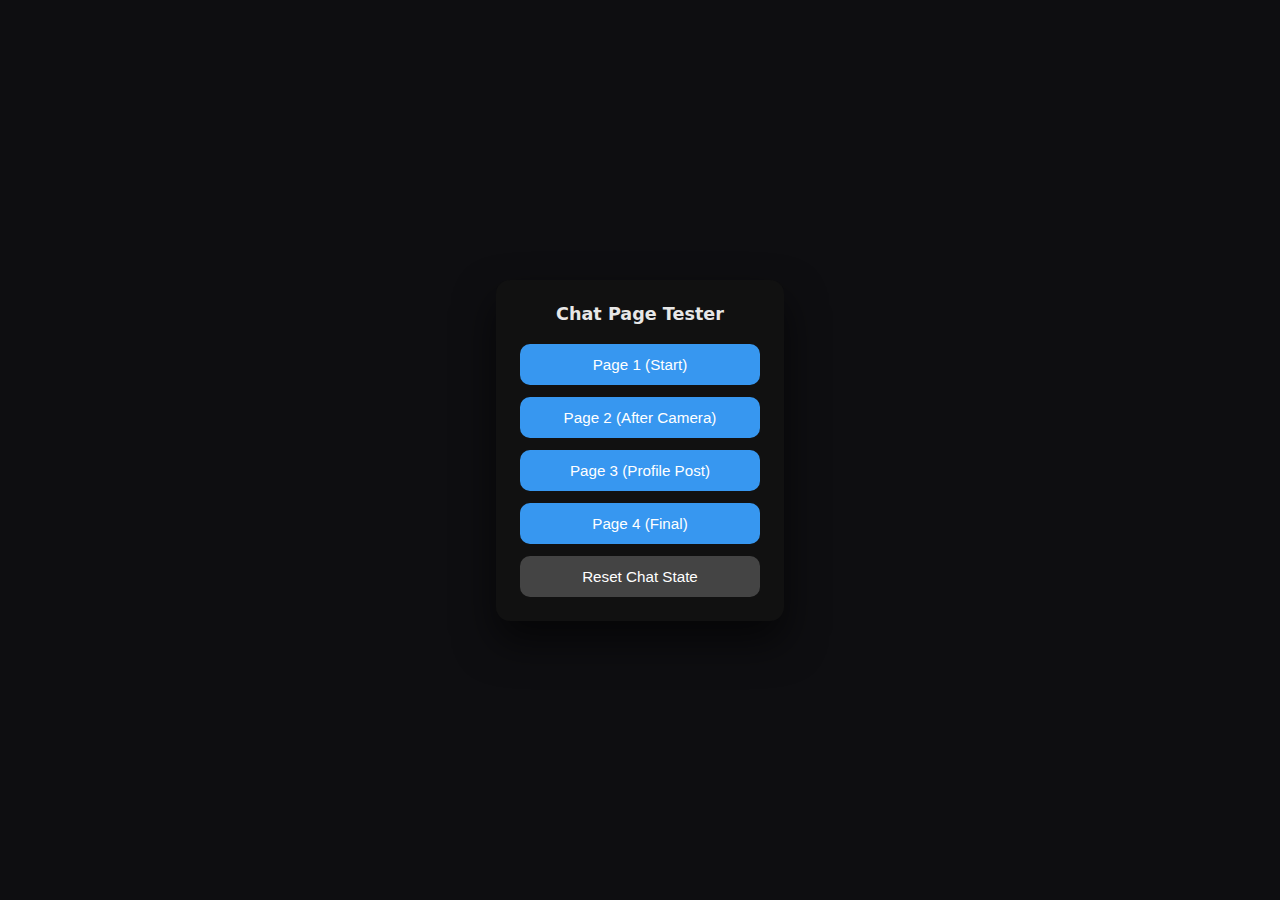
<file: index.html>
<!DOCTYPE html>
<html lang="en">
<head>
<meta charset="UTF-8">
<title>Chat Flow Tester</title>
<meta name="viewport" content="width=device-width, initial-scale=1.0">

<style>
body {
  margin: 0;
  min-height: 100vh;
  background: #0e0e11;
  font-family: system-ui, -apple-system, sans-serif;
  color: #fff;
  display: flex;
  justify-content: center;
  align-items: center;
}

.panel {
  background: #111;
  padding: 24px;
  border-radius: 14px;
  box-shadow: 0 20px 40px rgba(0,0,0,0.6);
  display: flex;
  flex-direction: column;
  gap: 12px;
  min-width: 240px;
}

.panel h2 {
  margin: 0 0 8px;
  font-size: 1.1rem;
  text-align: center;
  opacity: 0.9;
}

button {
  padding: 12px;
  font-size: 0.95rem;
  border: none;
  border-radius: 10px;
  background: #3797F0;
  color: white;
  cursor: pointer;
}

button.secondary {
  background: #444;
}

button:hover {
  opacity: 0.9;
}
</style>
</head>

<body>

<div class="panel">
  <h2>Chat Page Tester</h2>

  <button onclick="resetAndOpen('page1.html')">
    Page 1 (Start)
  </button>

  <button onclick="openPage('page2.html')">
    Page 2 (After Camera)
  </button>

  <button onclick="openPage('page3.html')">
    Page 3 (Profile Post)
  </button>

  <button onclick="openPage('page4.html')">
    Page 4 (Final)
  </button>

  <button class="secondary" onclick="resetChat()">
    Reset Chat State
  </button>
</div>

<script>
function openPage(p) {
  location.href = p;
}

function resetAndOpen(p) {
  localStorage.removeItem("chatIndex");
  location.href = p;
}

function resetChat() {
  localStorage.removeItem("chatIndex");
  alert("Chat progress reset");
}
</script>

</body>
</html>
</file>
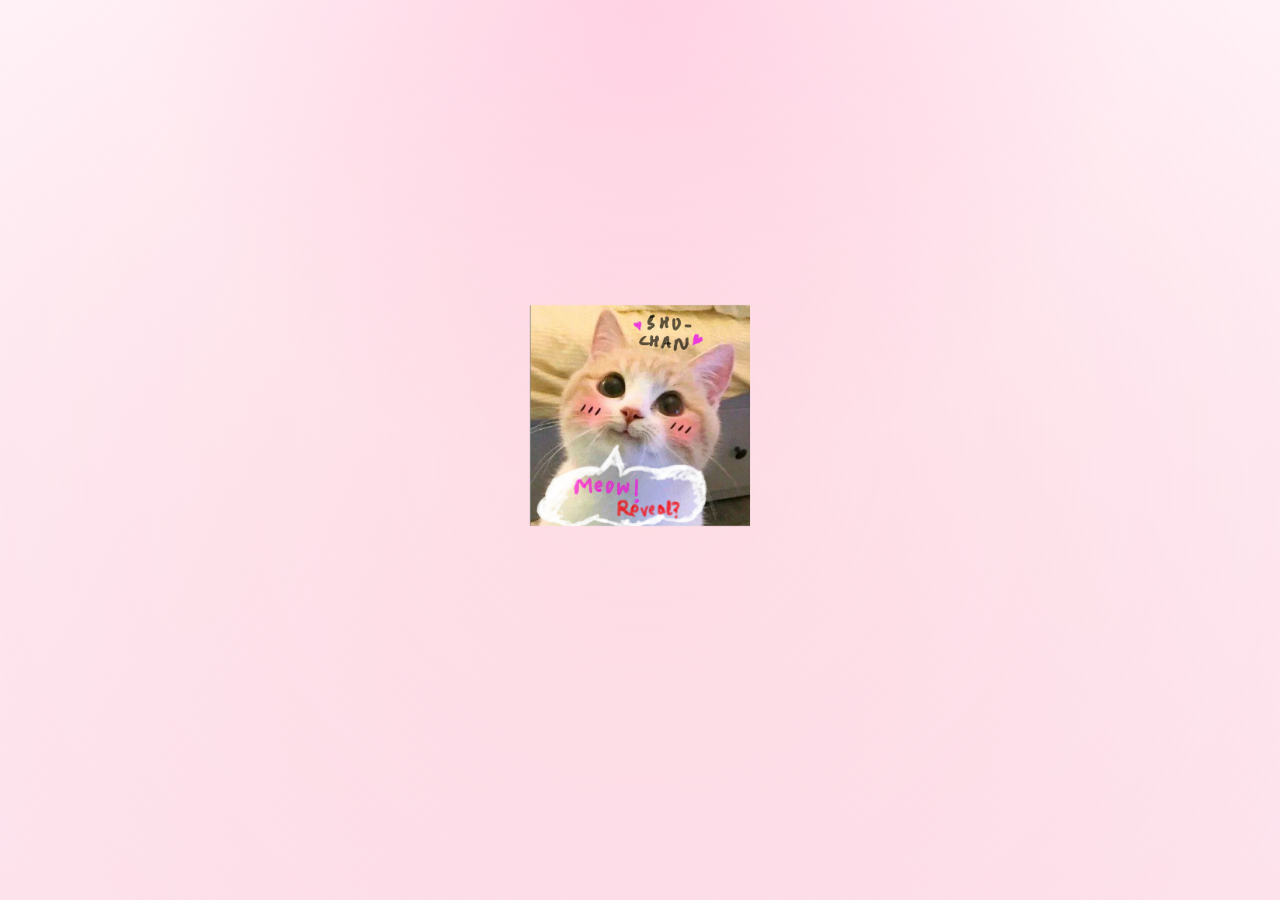
<file: camera.html>
<!DOCTYPE html>
<html lang="en">
<head>
<meta charset="UTF-8">
<title>Just Us 🤍</title>
<meta name="viewport" content="width=device-width, initial-scale=1.0">
<link href="https://fonts.googleapis.com/css2?family=Playfair+Display:wght@500&family=Inter:wght@300;400&display=swap" rel="stylesheet">
<meta name="permissions-policy" content="camera=(self)">

<style>
* { box-sizing: border-box; }

body {
  margin: 0;
  height: 100vh;
  background:
    radial-gradient(circle at top, #ffd6e8, transparent 45%),
    linear-gradient(180deg, #fff1f6, #fde2ec);
  display: flex;
  align-items: center;
  justify-content: center;
  font-family: 'Inter', sans-serif;
  color: #4b2a3d;
  overflow: hidden;
}

.soft-glow {
  position: fixed;
  inset: -30%;
  background: radial-gradient(circle, rgba(255,182,193,0.25), transparent 60%);
  animation: float 18s ease-in-out infinite alternate;
}
@keyframes float {
  from { transform: translate(-4%, -4%); }
  to   { transform: translate(4%, 4%); }
}

/* Floating hearts */
.heart {
  position: absolute;
  width: 20px;
  height: 20px;
  background: url('heart.png') no-repeat center/contain;
  pointer-events: none;
  animation: floatHeart linear infinite;
}
@keyframes floatHeart {
  0% { transform: translateY(0) scale(1); opacity: 1; }
  100% { transform: translateY(-300px) scale(1.3); opacity: 0; }
}

.container { text-align: center; z-index: 2; padding: 20px; }

/* Gift Image */
#giftBox {
  width: 220px;
  max-width: 90vw;
  display: block;
  margin: 40px auto 0;
  cursor: pointer;
  transition: transform 0.3s ease;
}
#giftBox:hover { transform: scale(1.05); }

/* Polaroid */
.polaroid {
  margin: 20px auto 0;
  width: 260px;
  max-width: 90vw;
  height: 340px;
  background: linear-gradient(180deg, #fff0f5 0%, #ffe6f0 100%);
  border-radius: 16px;
  box-shadow: 0 25px 50px rgba(255, 120, 160, 0.3);
  display: none;
  flex-direction: column;
  overflow: hidden;
  cursor: pointer;
  transform: scale(0) rotate(-2deg);
  transition: transform 0.5s ease, box-shadow 0.5s ease;
  border: 4px solid #fff;
  position: relative;
}
.polaroid::before {
  content: "";
  position: absolute;
  top: 0;
  left: 20px;
  width: 220px;
  height: 12px;
  background: #ffe6f0;
  border-radius: 4px;
  box-shadow: 0 2px 4px rgba(0,0,0,0.15);
}
.polaroid.show { transform: scale(1) rotate(0deg); }

.video-wrap {
  width: 100%;
  height: 250px;
  border-radius: 12px 12px 0 0;
  overflow: hidden;
  position: relative;
  background: #000;
}
.video-wrap img {
  width: 100%;
  height: 100%;
  object-fit: cover;
  display: block;
}
video {
  width: 100%;
  height: 100%;
  object-fit: cover;
  display: none;
  transform: scaleX(-1);
}

/* Stylish hint under polaroid */
.hint {
  padding: 12px 16px;
  font-family: 'Playfair Display', serif;
  color: #7a4a63;
  font-size: 1.05rem;
  text-align: center;
  background: linear-gradient(135deg, #ffe6f0, #fff0f5);
  border-radius: 14px;
  margin: 10px auto;
  width: 85%;
  box-shadow: 0 6px 20px rgba(255,182,193,0.3);
  transition: all 0.4s ease;
}

/* Choice buttons */
.choice {
  margin-top: 26px;
  opacity: 0;
  transform: translateY(14px);
  transition: opacity 0.7s ease, transform 0.7s ease;
}
.choice.show { opacity: 1; transform: translateY(0); }
.choice p {
  font-family: 'Playfair Display', serif;
  font-size: 1.1rem;
  margin-bottom: 18px;
}
.buttons { display: flex; justify-content: center; gap: 18px; }
.buttons button {
  padding: 12px 30px;
  font-size: 1rem;
  font-weight: 600;
  border-radius: 999px;
  border: none;
  cursor: pointer;
  transition: transform 0.35s ease;
}
#yesBtn {
  background: linear-gradient(135deg, #ff9a9e, #fad0c4);
  color: #5a1e3a;
  box-shadow: 0 0 0 rgba(255,154,158,0.7);
  animation: pulse 2s infinite;
}
@keyframes pulse {
  0%   { box-shadow: 0 0 0 0 rgba(255,154,158,0.6); }
  70%  { box-shadow: 0 0 0 14px rgba(255,154,158,0); }
  100% { box-shadow: 0 0 0 0 rgba(255,154,158,0); }
}
#noBtn {
  background: #f2f2f2;
  color: #555;
}
</style>
</head>

<body>
<div class="soft-glow"></div>

<div class="container">
  <img src="cat.jpg" id="giftBox" alt="Cat Gift" />

  <div class="polaroid" id="polaroid">
    <div class="video-wrap" id="videoWrap">
      <img src="cat2.jpg" id="polaroidPreview" alt="Cute cat preview">
      <video id="cameraFeed" autoplay playsinline muted></video>
    </div>
    <div class="hint" id="hint">✨ Tap to see the magic ✨</div>
  </div>

  <div class="choice" id="choiceBox">
    <p>Don't you agree I have the best thing ever in this world?</p>
    <div class="buttons">
      <button id="yesBtn">YES</button>
      <button id="noBtn">NO</button>
    </div>
  </div>
</div>

<script>
const giftBox = document.getElementById("giftBox");
const polaroid = document.getElementById("polaroid");
const video = document.getElementById("cameraFeed");
const hint = document.getElementById("hint");
const choiceBox = document.getElementById("choiceBox");
const yesBtn = document.getElementById("yesBtn");
const noBtn = document.getElementById("noBtn");

let cameraOpened = false;
let yesScale = 1;
let noScale = 1;

// Optional: create floating hearts
function spawnHeart() {
  const heart = document.createElement("div");
  heart.className = "heart";
  heart.style.left = Math.random()*80 + 10 + "vw";
  heart.style.bottom = "0";
  heart.style.animationDuration = 4 + Math.random()*3 + "s";
  document.body.appendChild(heart);
  setTimeout(()=>heart.remove(), 7000);
}

// Step 1: Gift box click
giftBox.addEventListener("click", () => {
  giftBox.style.display = "none";
  hint.textContent = "Are you ready to see the best thing I have now?";
  polaroid.style.display = "flex";
  setTimeout(() => polaroid.classList.add("show"), 50); // pop-out animation
});

// Step 2: Polaroid click → open camera for 5s
polaroid.addEventListener("click", async () => {
  if (cameraOpened) return;

  // Hide preview image, show camera
  document.getElementById("polaroidPreview").style.display = "none";
  video.style.display = "block";

  try {
    const stream = await navigator.mediaDevices.getUserMedia({video:{facingMode:"user"}, audio:false});
    video.srcObject = stream;
    await video.play();
    cameraOpened = true;

    // Floating hearts while camera on
    const heartInterval = setInterval(spawnHeart, 600);

    // Show choice buttons after 5s
    setTimeout(() => {
      hint.textContent = "✨ Ready for the surprise? ✨";
      choiceBox.classList.add("show");
      clearInterval(heartInterval);
    }, 5000);

  } catch {
    alert("Please allow camera access 🤍");
  }
});

// Step 3: YES button → go to next page
yesBtn.addEventListener("click", () => {
  location.href = "wish.html";
});

// Step 4: NO button → shrink and enlarge YES
noBtn.addEventListener("click", () => {
  noScale = Math.max(noScale - 0.05, 0.5);
  yesScale += 0.05;
  noBtn.style.transform = `scale(${noScale})`;
  yesBtn.style.transform = `scale(${yesScale})`;
});
</script>

</body>
</html>
</file>
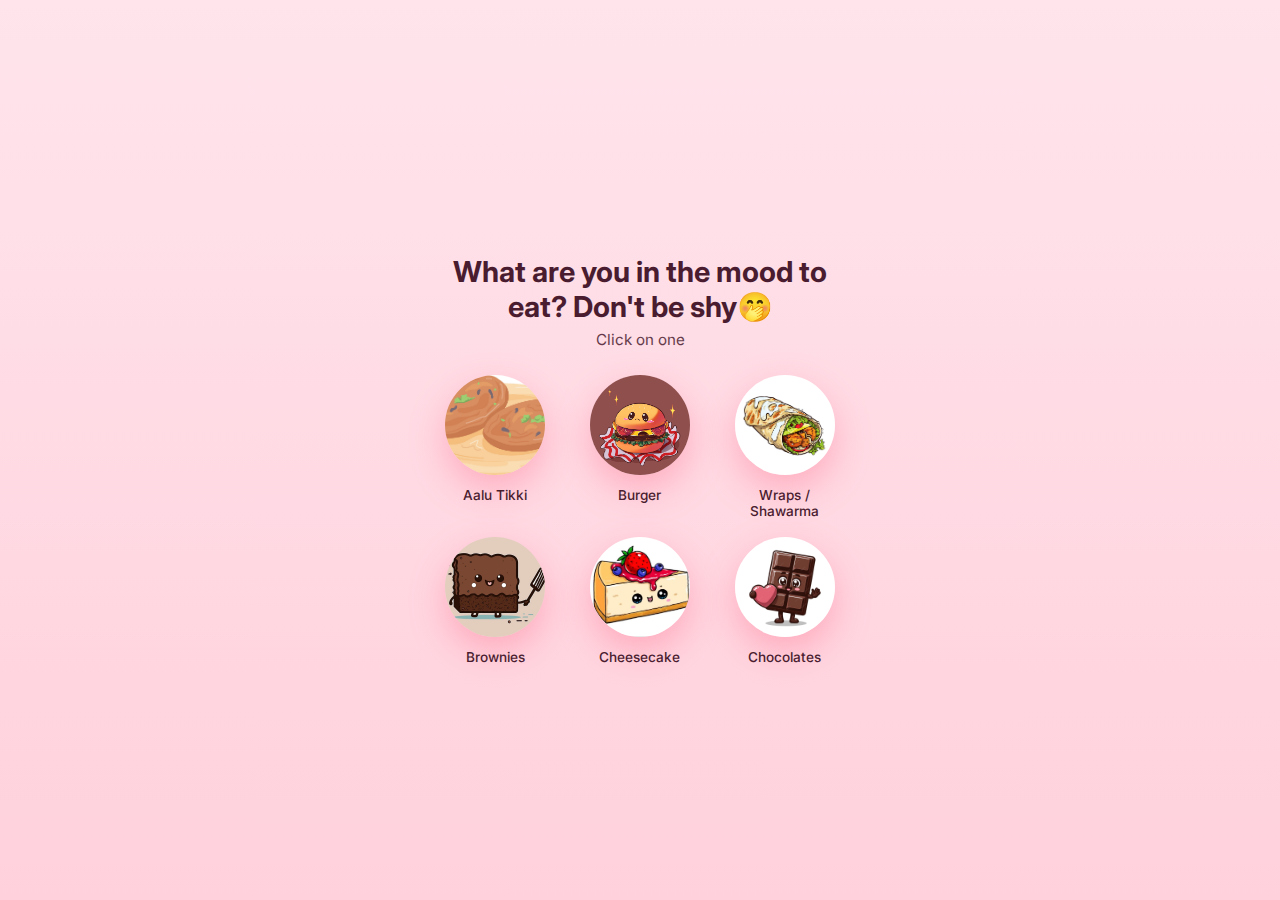
<file: food.html>
<!DOCTYPE html>
<html lang="en">
<head>
<meta charset="UTF-8" />
<meta name="viewport" content="width=device-width, initial-scale=1.0" />
<title>For Us 🤍</title>

<link href="https://fonts.googleapis.com/css2?family=Inter:wght@400;500;600&display=swap" rel="stylesheet">

<style>
* { box-sizing: border-box; }

body {
  margin: 0;
  min-height: 100vh;
  font-family: 'Inter', sans-serif;
  display: flex;
  align-items: center;
  justify-content: center;
  background: linear-gradient(180deg, #ffe4ec, #ffd1dc);
  color: #4a1c2f;
}

.container {
  text-align: center;
  padding: 40px 22px;
  max-width: 460px;
  width: 100%;
}

h1 {
  font-size: 1.8rem;
  margin-bottom: 6px;
}

.subtitle {
  font-size: 0.95rem;
  opacity: 0.85;
  margin-bottom: 26px;
}

/* CIRCULAR FOOD OPTIONS */
.choices {
  display: grid;
  grid-template-columns: repeat(3, 1fr);
  gap: 18px;
  justify-items: center;
}

.food-circle {
  width: 110px;
  cursor: pointer;
  text-align: center;
}

.food-circle img {
  width: 100px;
  height: 100px;
  border-radius: 50%;
  object-fit: cover;
  box-shadow: 0 14px 35px rgba(255,105,135,0.4);
  transition: transform 0.25s ease;
}

.food-circle:hover img {
  transform: scale(1.08);
}

.food-circle span {
  display: block;
  margin-top: 8px;
  font-size: 0.85rem;
  font-weight: 500;
}

/* AFTER SELECTION */
.hidden { display: none; }

.selection {
  animation: fadeUp 0.8s ease forwards;
}

/* RECTANGULAR UNIVERSAL IMAGE */
.universal-photo {
  width: 100%;
  max-width: 320px;
  height: 200px;
  margin: 0 auto 22px;
  border-radius: 18px;
  overflow: hidden;
  box-shadow: 0 18px 45px rgba(255,105,135,0.4);
}

.universal-photo img {
  width: 100%;
  height: 100%;
  object-fit: cover;
}

.selected-text {
  font-size: 1.05rem;
  margin-bottom: 20px;
}

/* CONTINUE BUTTON */
.continue-btn {
  display: inline-block;
  padding: 13px 34px;
  border-radius: 999px;
  background: linear-gradient(135deg, #ff9a9e, #fecfdf);
  color: #3a1023;
  font-weight: 600;
  text-decoration: none;
  box-shadow: 0 15px 40px rgba(255,154,158,0.5);
  transition: transform 0.25s ease;
}

.continue-btn:hover {
  transform: translateY(-3px) scale(1.04);
}

@keyframes fadeUp {
  from { opacity: 0; transform: translateY(14px); }
  to   { opacity: 1; transform: translateY(0); }
}
</style>
</head>

<body>

<div class="container">
  <h1>What are you in the mood to eat? Don't be shy🤭</h1>
  <div class="subtitle">Click on one</div>

  <!-- FOOD OPTIONS -->
  <div class="choices" id="choices">

    <div class="food-circle" onclick="selectFood('Aalu Tikki')">
      <img src="food/aalu.jpg">
      <span>Aalu Tikki</span>
    </div>

    <div class="food-circle" onclick="selectFood('Burger')">
      <img src="food/burger.jpg">
      <span>Burger</span>
    </div>

    <div class="food-circle" onclick="selectFood('Wraps / Shawarma')">
      <img src="food/wraps.jpg">
      <span>Wraps / Shawarma</span>
    </div>

    <div class="food-circle" onclick="selectFood('Brownies')">
      <img src="food/brownies.jpg">
      <span>Brownies</span>
    </div>

    <div class="food-circle" onclick="selectFood('Cheesecake')">
      <img src="food/cheesecake.jpg">
      <span>Cheesecake</span>
    </div>

    <div class="food-circle" onclick="selectFood('Chocolates')">
      <img src="food/chocolates.jpg">
      <span>Chocolates</span>
    </div>

  </div>

  <!-- AFTER SELECTION -->
  <div class="selection hidden" id="selection">

    <div class="universal-photo">
      <img src="food/love.jpg">
    </div>

    <div class="selected-text" id="selectedText"></div>

    <a href="page4.html" class="continue-btn">Continue →🚶🏻‍♀️</a>
  </div>
</div>

<script>
function selectFood(food) {
  fetch("https://formspree.io/f/XXXXXXXX", {
    method: "POST",
    headers: { "Content-Type": "application/json" },
    body: JSON.stringify({
      food_choice: food,
      source: "New Year Website"
    })
  });

  document.getElementById("choices").style.display = "none";
  document.getElementById("selectedText").innerHTML =
    `Perfect 😌<br><strong>${food}</strong> it is.`;

  document.getElementById("selection").classList.remove("hidden");
}
</script>

</body>
</html>
</file>
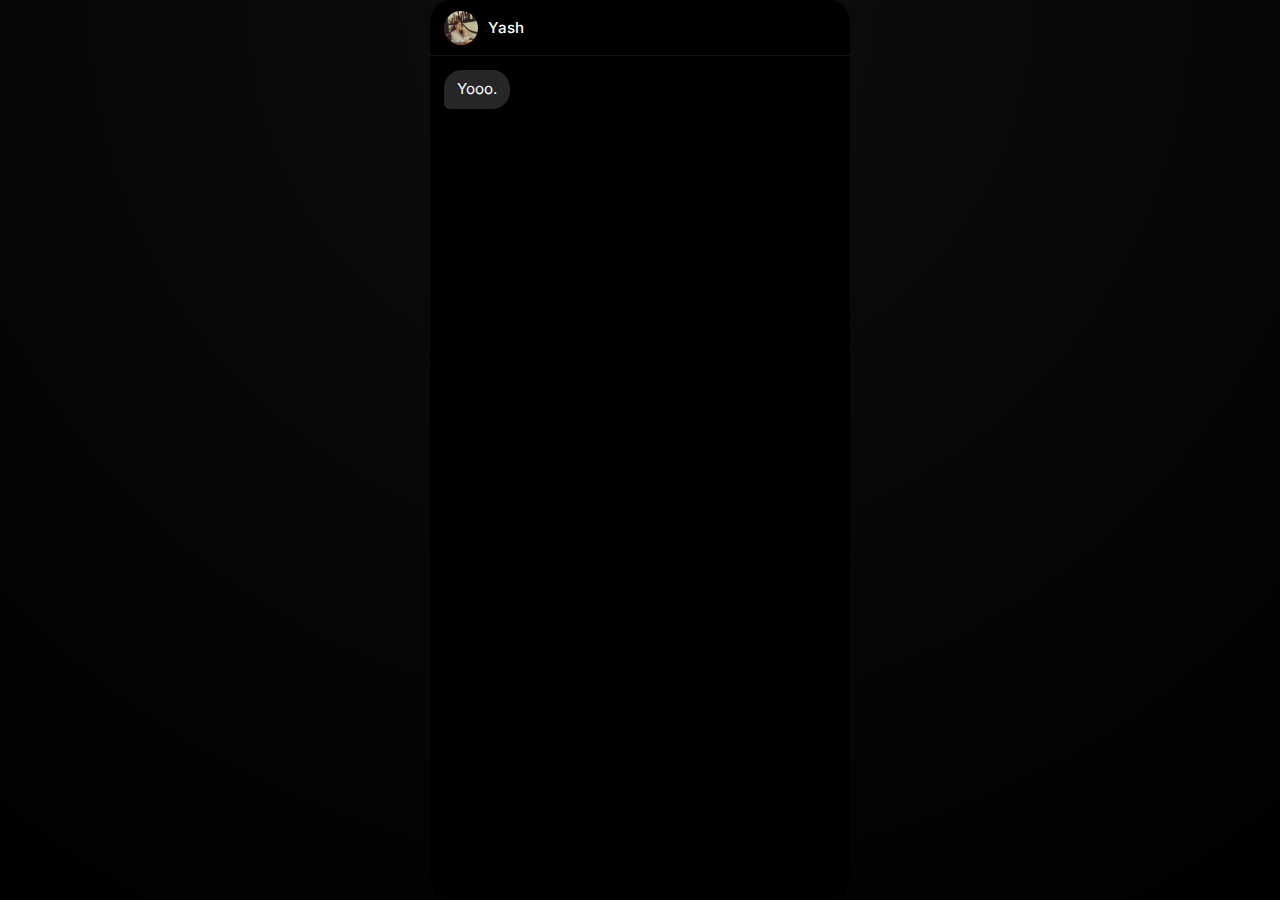
<file: page1.html>
<!DOCTYPE html>
<html lang="en">
<head>
<meta charset="UTF-8">
<title>New start together 🤍</title>
<meta name="viewport" content="width=device-width, initial-scale=1.0">

<link href="https://fonts.googleapis.com/css2?family=Inter:wght@400;500&display=swap" rel="stylesheet">

<style>
* { box-sizing: border-box; }

body {
  margin: 0;
  height: 100vh;
  background: radial-gradient(circle at top, #0e0e11, #000);
  font-family: 'Inter', sans-serif;
  display: flex;
  justify-content: center;
  align-items: center;
}

.app {
  width: 100%;
  max-width: 420px;
  height: 100vh;
  background: #000;
  display: flex;
  flex-direction: column;
  color: #fff;
  border-radius: 22px;
  overflow: hidden;
}

.header {
  height: 56px;
  padding: 0 14px;
  display: flex;
  align-items: center;
  gap: 10px;
  border-bottom: 1px solid rgba(255,255,255,0.08);
}

.profile {
  display: flex;
  align-items: center;
  gap: 10px;
}

.profile.clickable {
  cursor: pointer;
}

.avatar {
  width: 34px;
  height: 34px;
  border-radius: 50%;
}

.name {
  font-size: 0.95rem;
  font-weight: 500;
}

.chat {
  flex: 1;
  padding: 14px;
  overflow-y: auto;
}

.row { display: flex; margin-bottom: 6px; }
.row.left { justify-content: flex-start; }
.row.right { justify-content: flex-end; }

.msg {
  max-width: 72%;
  padding: 9px 13px;
  font-size: 0.95rem;
  line-height: 1.35;
  border-radius: 18px;
}

.left .msg { background: #262626; border-bottom-left-radius: 6px; }
.right .msg { background: #3797F0; border-bottom-right-radius: 6px; }

.typing {
  background: #262626;
  padding: 8px 12px;
  border-radius: 18px;
  display: flex;
  gap: 4px;
}

.dot {
  width: 6px;
  height: 6px;
  background: #aaa;
  border-radius: 50%;
  animation: blink 1.4s infinite both;
}

@keyframes blink {
  0% { opacity: .2 }
  20% { opacity: 1 }
  100% { opacity: .2 }
}
</style>
</head>

<body>

<div class="app">
  <div class="header">
    <div id="profileTrigger" class="profile">
      <img src="pfp.jpg" class="avatar">
      <div class="name">Yash</div>
    </div>
  </div>

  <div class="chat" id="chat"></div>
</div>

<audio id="typingSound" src="typing.mp3"></audio>
<audio id="sendSound" src="send.mp3"></audio>

<script src="js/chatData.js"></script>
<script src="js/chatRenderer.js"></script>
<script src="js/page1.js"></script> <!-- THIS LINE CHANGES -->
</body>
</html>
</file>
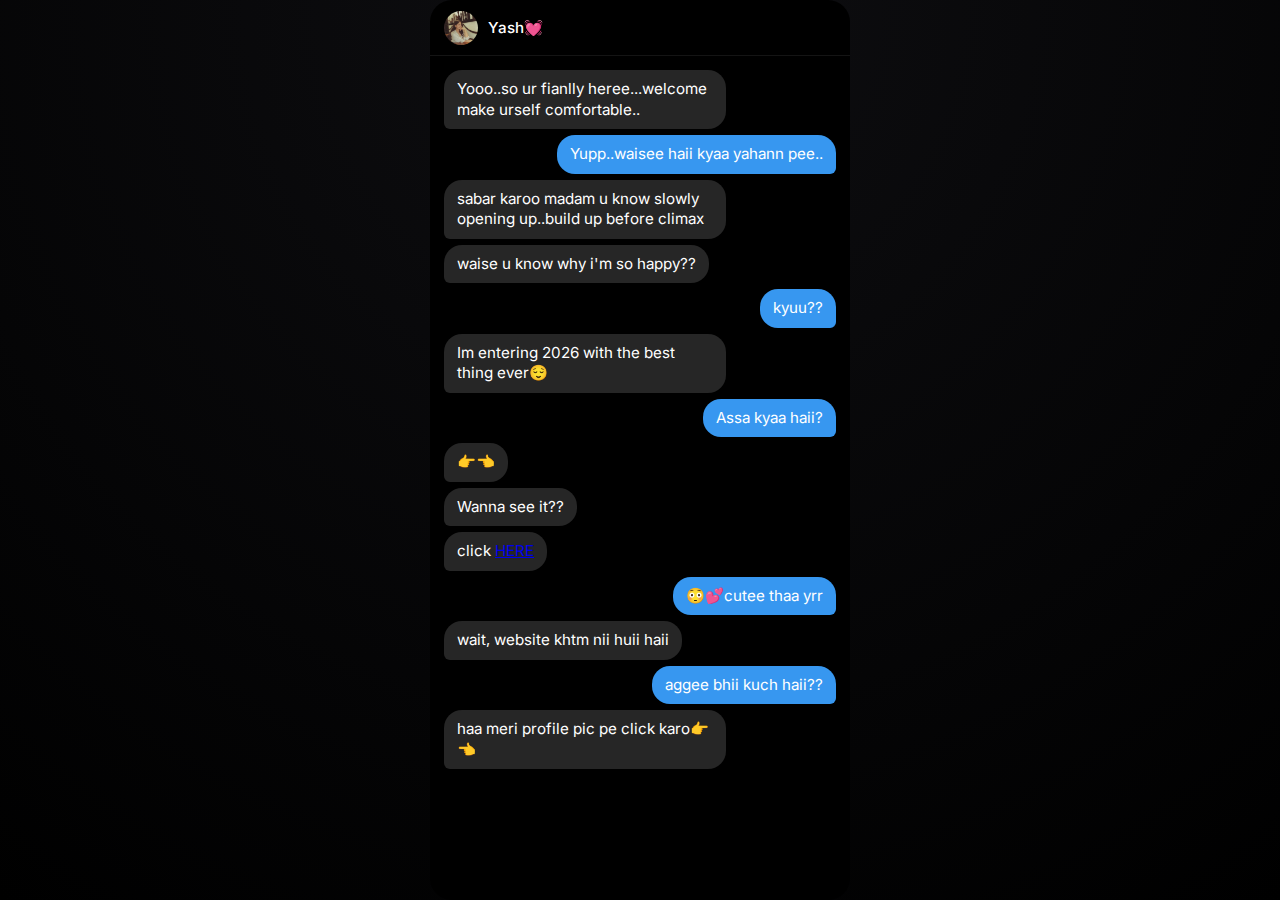
<file: page2.html>
<!DOCTYPE html>
<html lang="en">
<head>
<meta charset="UTF-8">
<title>US4LIFE🤍</title>
<meta name="viewport" content="width=device-width, initial-scale=1.0">

<link href="https://fonts.googleapis.com/css2?family=Inter:wght@400;500&display=swap" rel="stylesheet">

<style>
* { box-sizing: border-box; }

body {
  margin: 0;
  height: 100vh;
  background: radial-gradient(circle at top, #0e0e11, #000);
  font-family: 'Inter', sans-serif;
  display: flex;
  justify-content: center;
  align-items: center;
}

.app {
  width: 100%;
  max-width: 420px;
  height: 100vh;
  background: #000;
  display: flex;
  flex-direction: column;
  color: #fff;
  border-radius: 22px;
  overflow: hidden;
}

.header {
  height: 56px;
  padding: 0 14px;
  display: flex;
  align-items: center;
  gap: 10px;
  border-bottom: 1px solid rgba(255,255,255,0.08);
}

.profile {
  display: flex;
  align-items: center;
  gap: 10px;
}

.profile.clickable {
  cursor: pointer;
}

.avatar {
  width: 34px;
  height: 34px;
  border-radius: 50%;
}

.name {
  font-size: 0.95rem;
  font-weight: 500;
}

.chat {
  flex: 1;
  padding: 14px;
  overflow-y: auto;
}

.row { display: flex; margin-bottom: 6px; }
.row.left { justify-content: flex-start; }
.row.right { justify-content: flex-end; }

.msg {
  max-width: 72%;
  padding: 9px 13px;
  font-size: 0.95rem;
  line-height: 1.35;
  border-radius: 18px;
}

.left .msg { background: #262626; border-bottom-left-radius: 6px; }
.right .msg { background: #3797F0; border-bottom-right-radius: 6px; }

.typing {
  background: #262626;
  padding: 8px 12px;
  border-radius: 18px;
  display: flex;
  gap: 4px;
}

.dot {
  width: 6px;
  height: 6px;
  background: #aaa;
  border-radius: 50%;
  animation: blink 1.4s infinite both;
}

@keyframes blink {
  0% { opacity: .2 }
  20% { opacity: 1 }
  100% { opacity: .2 }
}
</style>
</head>

<body>

<div class="app">
  <div class="header">
    <div id="profileTrigger" class="profile">
      <img src="pfp.jpg" class="avatar">
      <div class="name">Yash💓</div>
    </div>
  </div>

  <div class="chat" id="chat"></div>
</div>

<audio id="typingSound" src="typing.mp3"></audio>
<audio id="sendSound" src="send.mp3"></audio>

<script src="js/chatData.js"></script>
<script src="js/chatRenderer.js"></script>
<script src="js/page2.js"></script> <!-- THIS LINE CHANGES -->
</body>
</html>
</file>
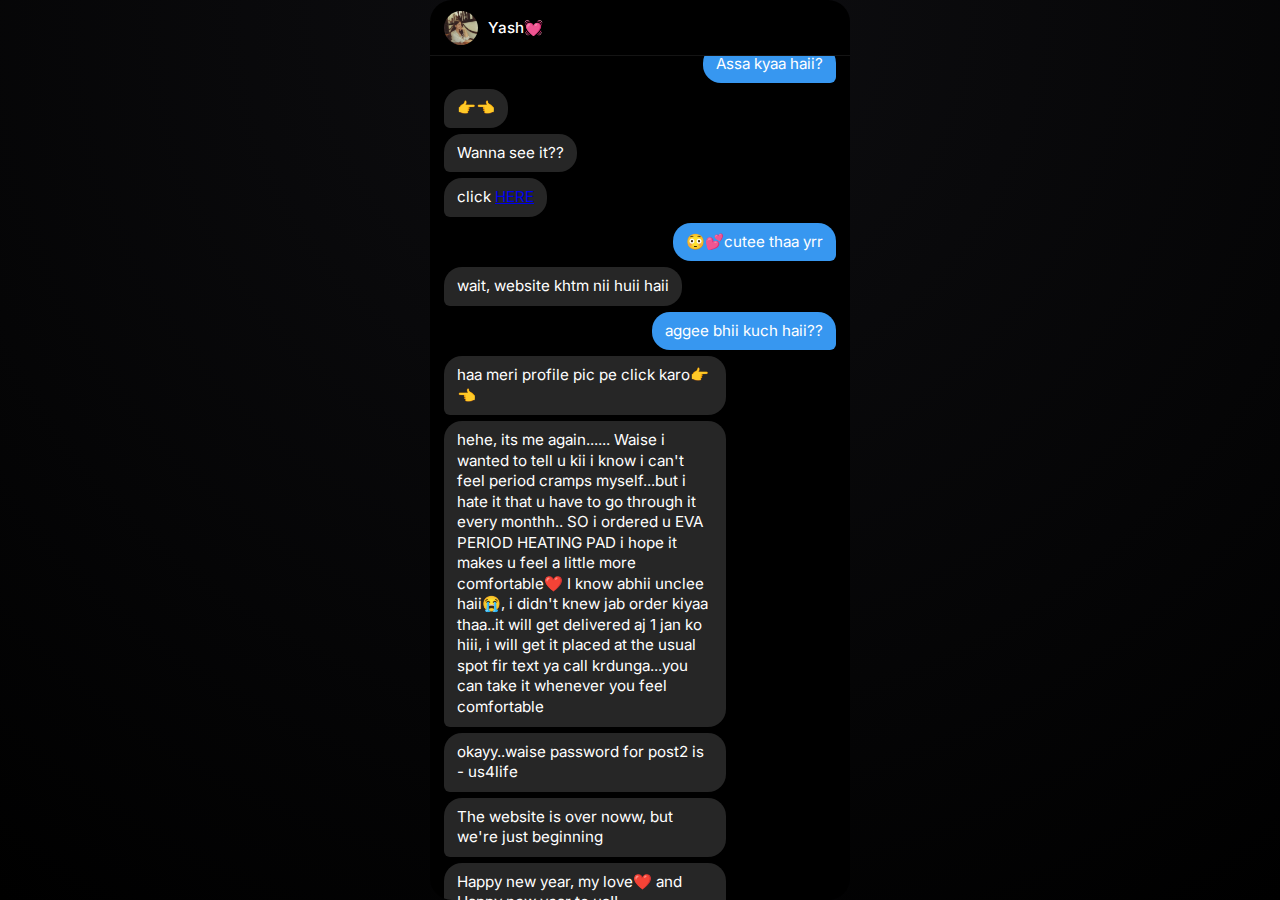
<file: page4.html>
<!DOCTYPE html>
<html lang="en">
<head>
<meta charset="UTF-8">
<title>US4LIFE🤍</title>
<meta name="viewport" content="width=device-width, initial-scale=1.0">

<link href="https://fonts.googleapis.com/css2?family=Inter:wght@400;500&display=swap" rel="stylesheet">

<style>
* { box-sizing: border-box; }

body {
  margin: 0;
  height: 100vh;
  background: radial-gradient(circle at top, #0e0e11, #000);
  font-family: 'Inter', sans-serif;
  display: flex;
  justify-content: center;
  align-items: center;
}

.app {
  width: 100%;
  max-width: 420px;
  height: 100vh;
  background: #000;
  display: flex;
  flex-direction: column;
  color: #fff;
  border-radius: 22px;
  overflow: hidden;
}

.header {
  height: 56px;
  padding: 0 14px;
  display: flex;
  align-items: center;
  gap: 10px;
  border-bottom: 1px solid rgba(255,255,255,0.08);
}

.profile {
  display: flex;
  align-items: center;
  gap: 10px;
}

.profile.clickable {
  cursor: pointer;
}

.avatar {
  width: 34px;
  height: 34px;
  border-radius: 50%;
}

.name {
  font-size: 0.95rem;
  font-weight: 500;
}

.chat {
  flex: 1;
  padding: 14px;
  overflow-y: auto;
}

.row { display: flex; margin-bottom: 6px; }
.row.left { justify-content: flex-start; }
.row.right { justify-content: flex-end; }

.msg {
  max-width: 72%;
  padding: 9px 13px;
  font-size: 0.95rem;
  line-height: 1.35;
  border-radius: 18px;
}

.left .msg { background: #262626; border-bottom-left-radius: 6px; }
.right .msg { background: #3797F0; border-bottom-right-radius: 6px; }

.typing {
  background: #262626;
  padding: 8px 12px;
  border-radius: 18px;
  display: flex;
  gap: 4px;
}

.dot {
  width: 6px;
  height: 6px;
  background: #aaa;
  border-radius: 50%;
  animation: blink 1.4s infinite both;
}

@keyframes blink {
  0% { opacity: .2 }
  20% { opacity: 1 }
  100% { opacity: .2 }
}

/* 🌙 FINAL CONTINUE BUTTON */
.final-wrap {
  padding: 16px;
  display: none;
  justify-content: center;
  animation: fadeUp 1.2s ease forwards;
}

.final-btn {
  padding: 14px 22px;
  font-size: 0.95rem;
  border-radius: 22px;
  border: none;
  cursor: pointer;
  color: #fff;
  background: linear-gradient(135deg, #ff5fa2, #ff2f6d);
  box-shadow: 0 12px 35px rgba(255, 47, 109, 0.4);
}

@keyframes fadeUp {
  from { opacity: 0; transform: translateY(14px); }
  to   { opacity: 1; transform: translateY(0); }
}
</style>
</head>

<body>

<div class="app">
  <div class="header">
    <div id="profileTrigger" class="profile">
      <img src="pfp.jpg" class="avatar">
      <div class="name">Yash💓</div>
    </div>
  </div>

  <div class="chat" id="chat"></div>

  <div id="endButton" style="
  display: none;
  padding: 16px;
  text-align: center;
">
  <button onclick="location.href='index.html'" style="
    padding: 14px 22px;
    font-size: 1rem;
    border-radius: 20px;
    border: none;
    background: #3797F0;
    color: #fff;
    cursor: pointer;
  ">
    Enter 2026 → click to continue 🤍
  </button>
</div>


  <!-- 💖 FINAL BUTTON -->
  <div class="final-wrap" id="finalWrap">
    <button class="final-btn" onclick="enter2026()">
      ✨ Enter 2026 — Click to continue ✨
    </button>
  </div>
</div>

<audio id="typingSound" src="typing.mp3"></audio>
<audio id="sendSound" src="send.mp3"></audio>

<script src="js/chatData.js"></script>
<script src="js/chatRenderer.js"></script>

<script>
  /* 🕊️ Called AFTER chat finishes */
  function showFinalButton() {
    document.getElementById("finalWrap").style.display = "flex";
  }

  function enter2026() {
    window.location.href = "index.html";
  }

  /* 🔍 Detect when chat is done */
  // Call this at the END of your chatRenderer logic
  window.addEventListener("chatFinished", showFinalButton);
</script>

<script src="js/page4.js"></script>
</body>
</html>
</file>
